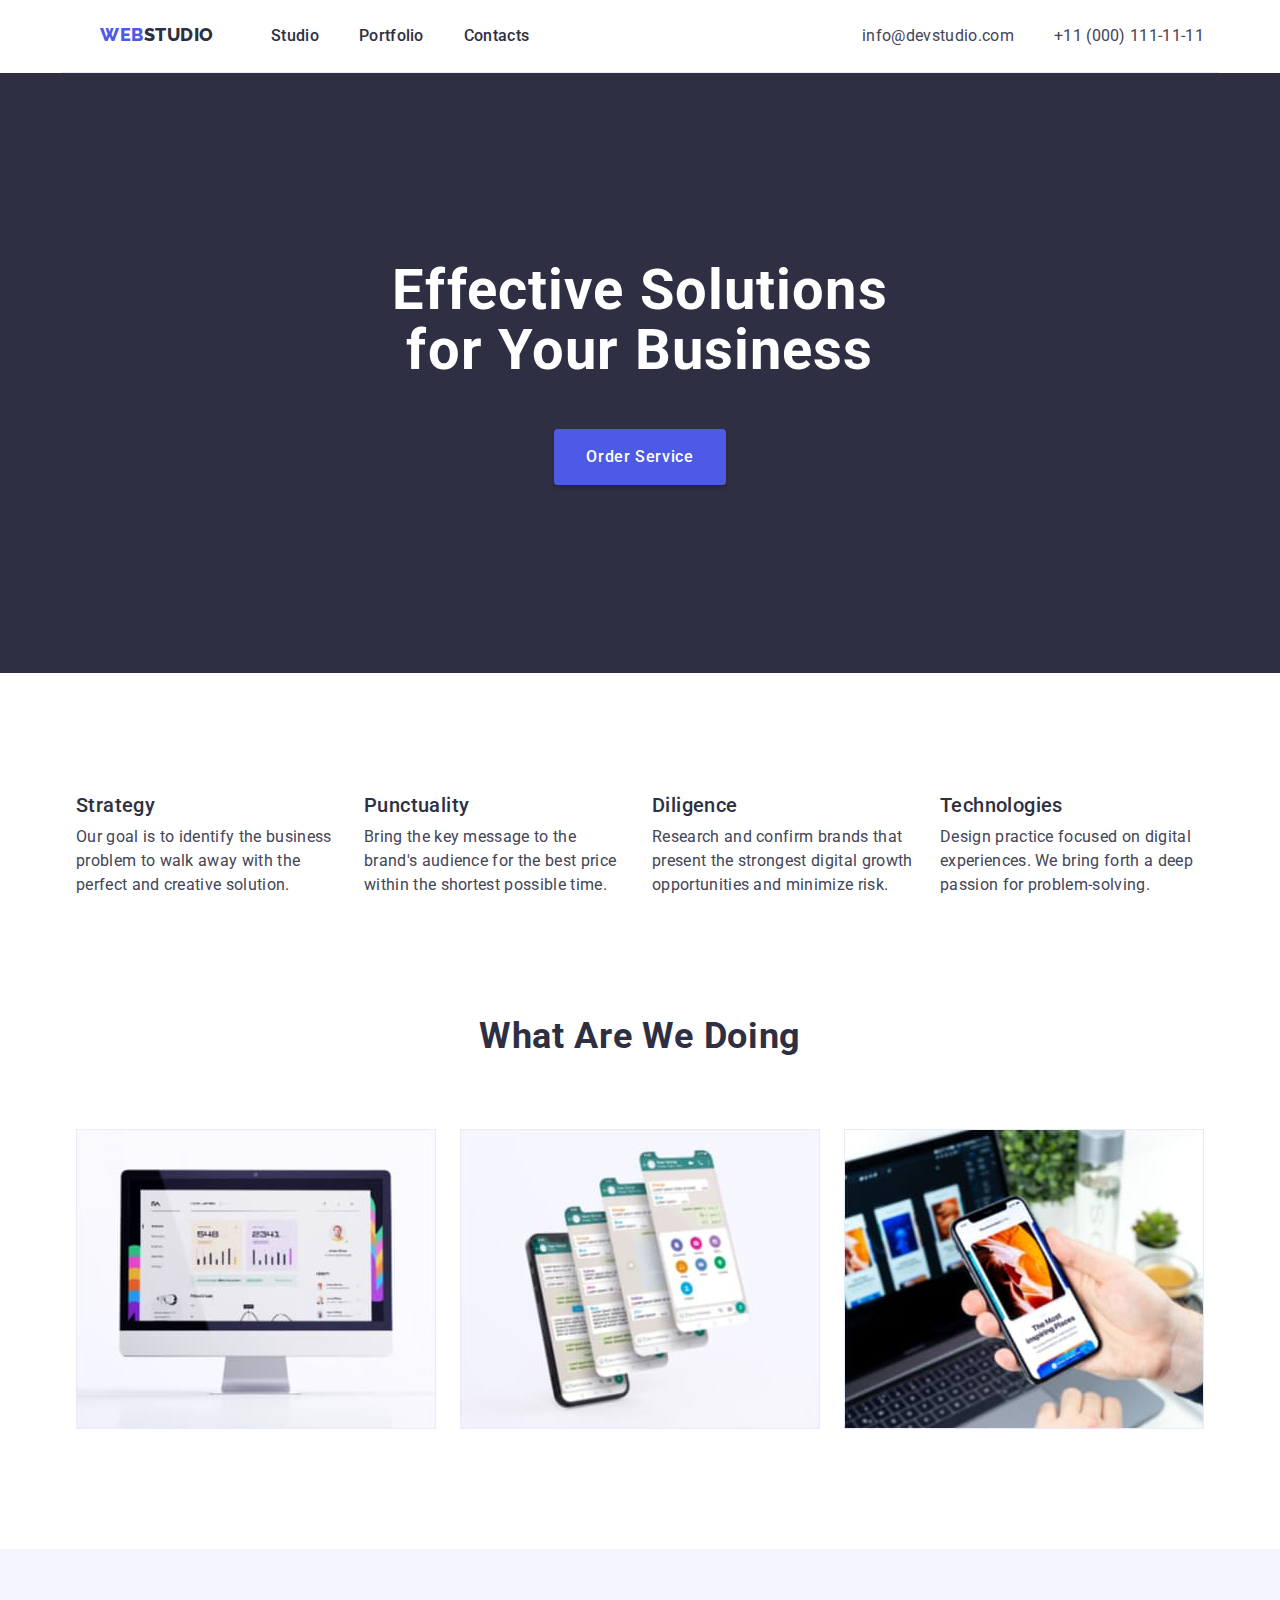
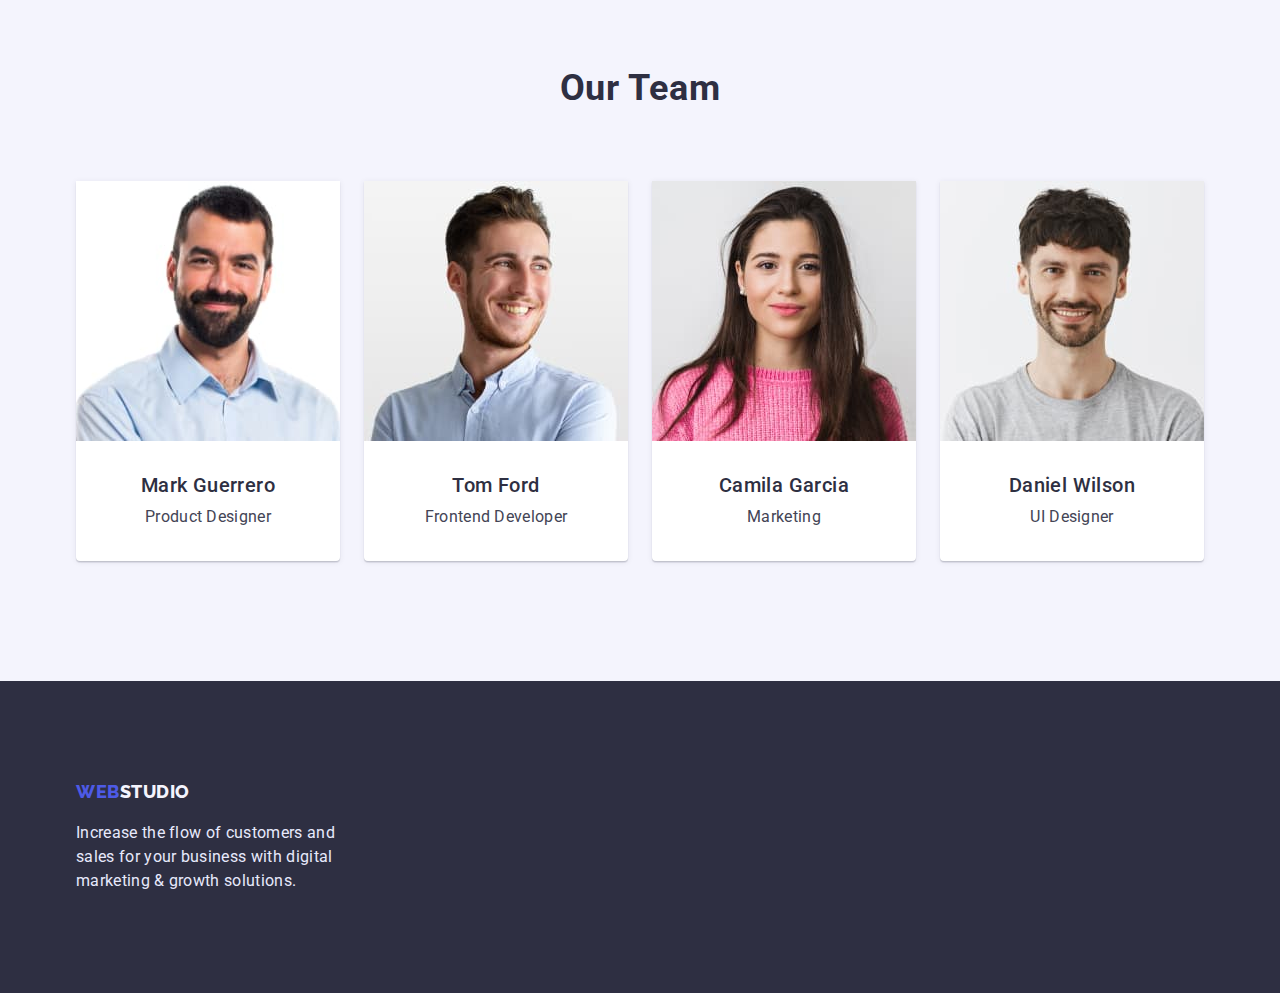
<file: index.html>
<!DOCTYPE html>
<html lang="en">

<head>
    <meta charset="UTF-8">
    <meta http-equiv="X-UA-Compatible" content="IE=edge">
    <meta name="viewport" content="width=device-width, initial-scale=1.0">
    <link rel="stylesheet" href="https://cdn.jsdelivr.net/npm/modern-normalize@1.1.0/modern-normalize.min.css">
    <link rel="stylesheet" href="./css/styles.css">
    <link rel="preconnect" href="https://fonts.googleapis.com">
    <link rel="preconnect" href="https://fonts.gstatic.com" crossorigin>
    <link
        href="https://fonts.googleapis.com/css2?family=Raleway:wght@800&family=Roboto:wght@400;500;700;900&display=swap"
        rel="stylesheet">
    <title>Web Studio</title>
</head>

<body>
    <header>
        <div class="container page-header-container">
            <nav class="list page-nav">
                <a class="web link logo" href="./index.html">web<span class="studio">Studio</span></a>
                <ul class="list menu-list">
                    <li class="menu-link-item"><a class="menu-link link" href="./index.html">Studio</a></li>
                    <li class="menu-link-item"><a class="menu-link link" href="./portfolio.html">Portfolio</a></li>
                    <li class="menu-link-item"><a class="menu-link link" href="">Contacts</a></li>
                </ul>
            </nav>
            <address class="list">
                <ul class="list contacts">
                    <li><a class="adress link " href="mailto:info@devstudio.com">info@devstudio.com</a>
                    </li>
                    <li><a class="adress link " href="tel:+110001111111">+11 (000) 111-11-11</a></li>
                </ul>
            </address>
        </div>
    </header>
    <main>
        <section class="section-one">
            <h1 class="hero">Effective Solutions for Your Business</h1>
            <button class="order-service-button" type="button">Order Service</button>
        </section>

        <section class="section section-two">
            <div class="container">
                <h2 hidden class="hdr-two">what-we-use</h2>
                <ul class="list list-wrap">
                    <li class="list-wrap-item">
                        <h3 class="hdr-three">Strategy</h3>
                        <p class="description">Our goal is to identify the business
                            problem to walk away with the perfect and creative solution.</p>
                    </li>
                    <li class="list-wrap-item">
                        <h3 class="hdr-three">Punctuality</h3>
                        <p class="description">Bring the key message to the brand's audience for the best price within
                            the
                            shortest possible
                            time.
                        </p>
                    </li>
                    <li class="list-wrap-item">
                        <h3 class="hdr-three">Diligence</h3>
                        <p class="description">Research and confirm brands that present the strongest digital growth
                            opportunities and minimize
                            risk.</p>
                    </li>
                    <li class="list-wrap-item">
                        <h3 class="hdr-three">Technologies</h3>
                        <p class="description"> Design practice focused on digital experiences. We bring forth a deep
                            passion for
                            problem-solving.
                        </p>
                    </li>
                </ul>
            </div>
        </section>
        <section class="section section-three">
            <div class="container container-wrap">
                <h2 class="hdr-two">What are we doing</h2>
                <ul class="list section-three-list">
                    <li class="wwd-item"><img src="./images/section1/img1.jpg" alt="computer-application" width="360"
                            height="300"></li>
                    <li class="wwd-item"><img src="./images/section1/img2.jpg" alt="several-applications" width="360"
                            height="300"></li>
                    <li class="wwd-item"><img src="./images/section1/img3.jpg" alt="phone-application" width="360"
                            height="300"></li>
                </ul>
            </div>
        </section>
        <section>
            <div class="section section-four">
                <div class="container">
                    <h2 class="hdr-two section-four-list">Our Team</h2>
                    <ul class="list section-four-list">
                        <li class="card"><img src="./images/emploees/mark_guerrero.jpg" alt="mark_guerrero" width="264"
                                height="260">
                            <div class="card-info">
                                <h3 class="hdr-three">Mark Guerrero</h3>
                                <p class="description">Product Designer</p>
                            </div>
                        </li>

                        <li class="card"><img src="./images/emploees/tom_ford.jpg" alt="tom_ford" width="264"
                                height="260">
                            <div class="card-info">
                                <h3 class="hdr-three">Tom Ford</h3>
                                <p class="description">Frontend Developer</p>
                            </div>
                        </li>

                        <li class="card"><img src="./images/emploees/camila_garcia.jpg" alt="camila_garcia" width="264"
                                height="260">
                            <div class="card-info">
                                <h3 class="hdr-three">Camila Garcia</h3>
                                <p class="description">Marketing</p>
                            </div>
                        </li>

                        <li class="card"><img src="./images/emploees/daniel_wilson.jpg" alt="daniel_wilson" width="264"
                                height="260">
                            <div class="card-info">
                                <h3 class="hdr-three">Daniel Wilson</h3>
                                <p class="description">UI Designer</p>
                            </div>
                        </li>
                    </ul>
                </div>
            </div>
        </section>
    </main>
    <footer class="footer">
        <div class="container footer-wraper"><a class="footer-web link" href="./index.html">web<span
                    class="footer-studio">Studio</span></a>
            <p class="footer-goal">Increase the flow of customers and sales for your business with digital marketing &
                growth solutions.</p>
        </div>
    </footer>
</body>

</html>
</file>
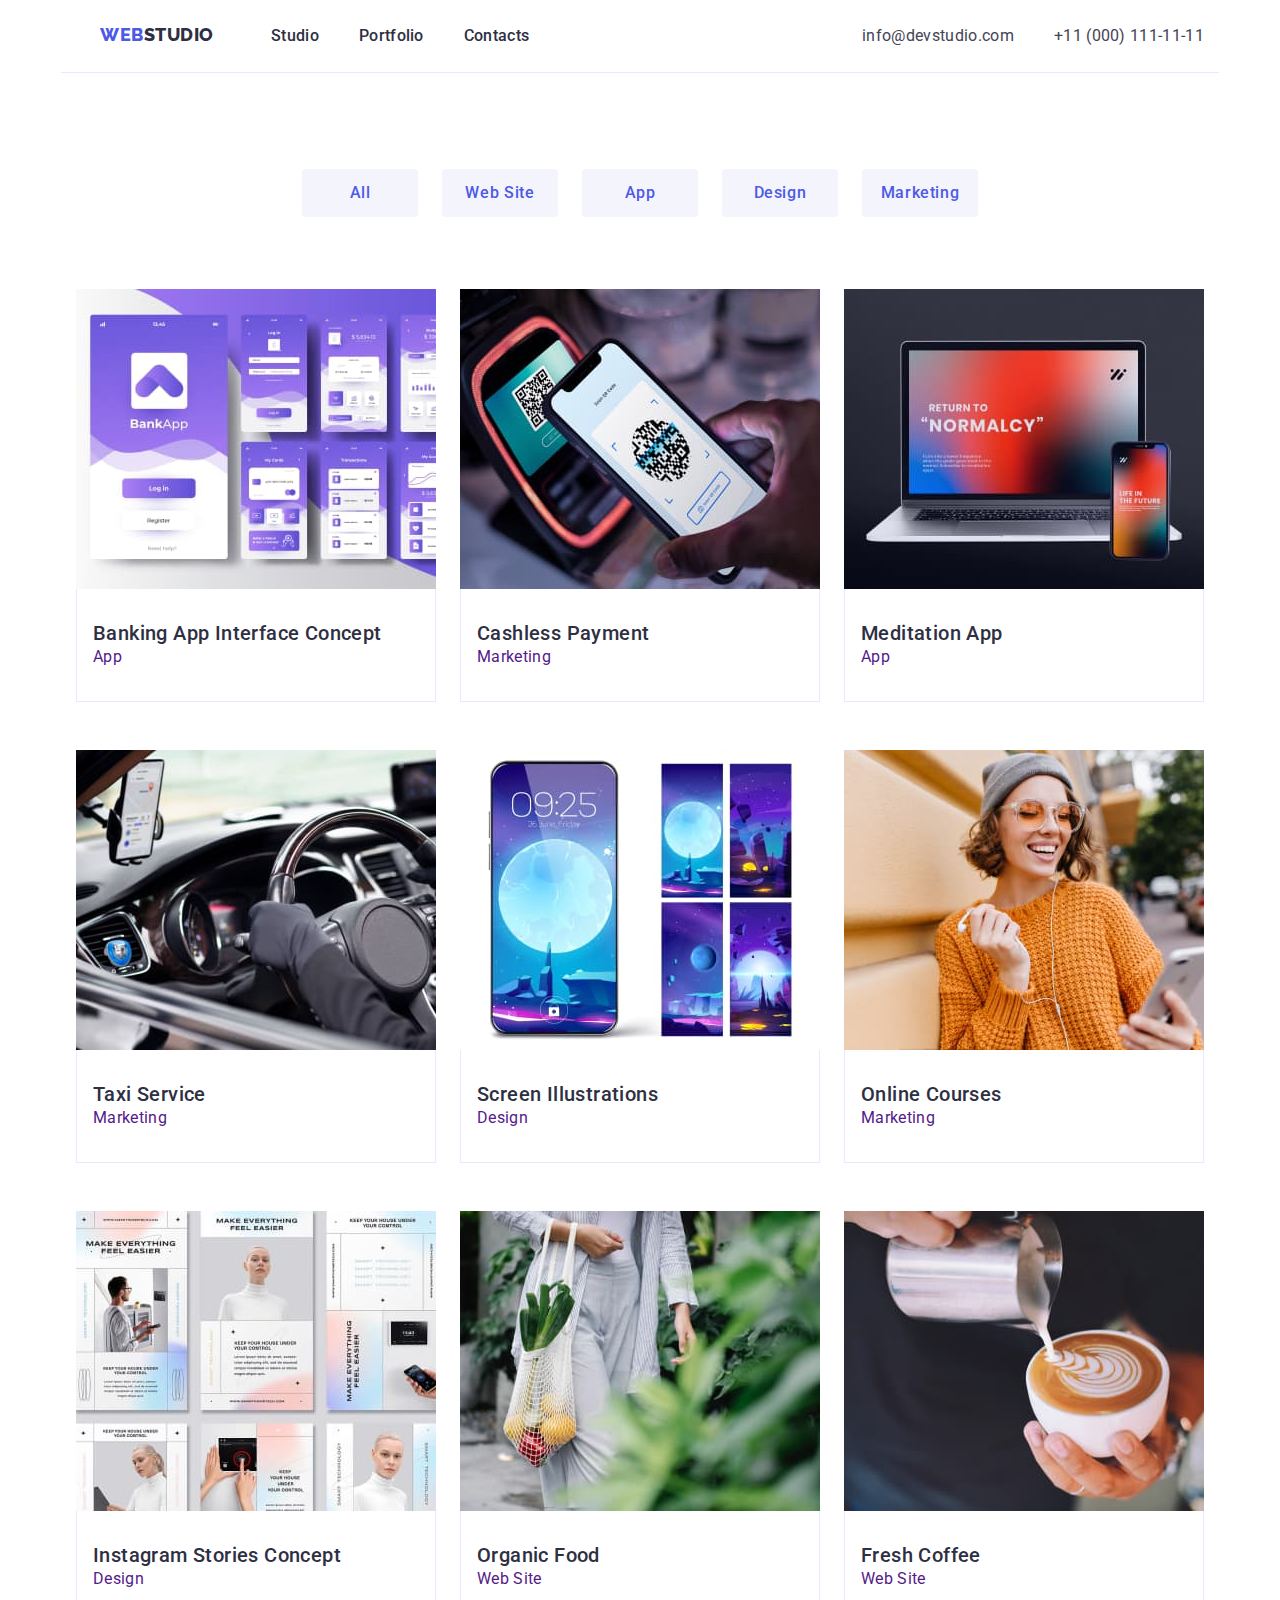
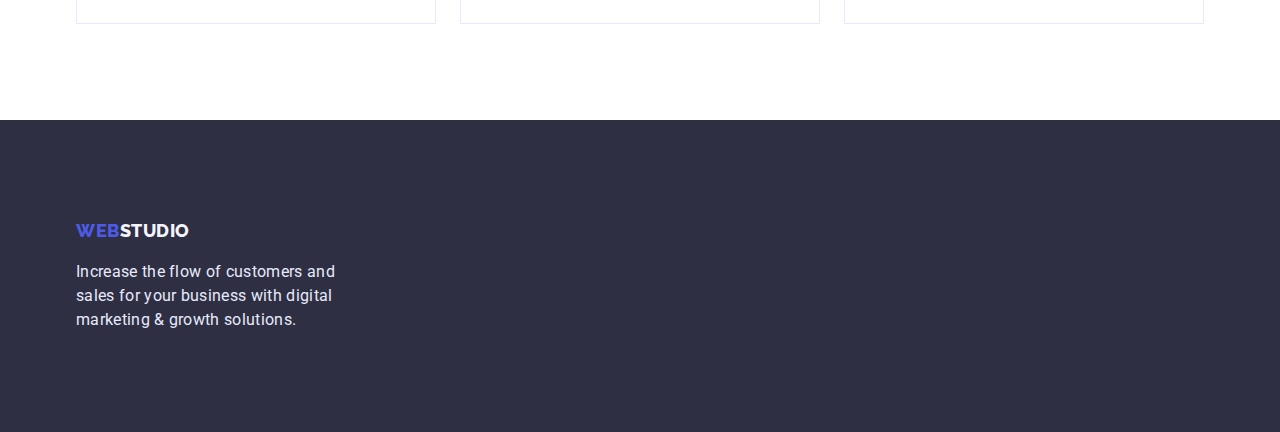
<file: portfolio.html>
<!DOCTYPE html>
<html lang="en">

<head>
    <meta charset="UTF-8">
    <meta http-equiv="X-UA-Compatible" content="IE=edge">
    <meta name="viewport" content="width=device-width, initial-scale=1.0">
    <link rel="stylesheet" href="https://cdn.jsdelivr.net/npm/modern-normalize@1.1.0/modern-normalize.min.css">
    <link rel="stylesheet" href="./css/styles.css">
    <link rel="preconnect" href="https://fonts.googleapis.com">
    <link rel="preconnect" href="https://fonts.gstatic.com" crossorigin>
    <link
        href="https://fonts.googleapis.com/css2?family=Raleway:wght@800&family=Roboto:wght@400;500;700;900&display=swap"
        rel="stylesheet">
    <title>Web Studio</title>
</head>

<body>
    <header>
        <div class="container page-header-container mrg-bottom">
            <nav class="list page-nav">
                <a class="web link logo" href="./index.html">web<span class="studio">Studio</span></a>
                <ul class="list menu-list">
                    <li class="menu-link-item"><a class="menu-link link" href="./index.html">Studio</a></li>
                    <li class="menu-link-item"><a class="menu-link link" href="./portfolio.html">Portfolio</a></li>
                    <li class="menu-link-item"><a class="menu-link link" href="">Contacts</a></li>
                </ul>
            </nav>
            <address class="list">
                <ul class="list contacts">
                    <li class="mail"><a class="adress link " href="mailto:info@devstudio.com">info@devstudio.com</a>
                    </li>
                    <li class="phone"><a class="adress link " href="tel:+110001111111">+11 (000) 111-11-11</a></li>
                </ul>
            </address>
        </div>
    </header>
    <main>
        <section>
            <div class="container mrg-bottom">
                <h1 hidden>Portfolio</h1>
                <ul class="list buttons-list">
                    <li> <button class=" button" type="button">All</button>
                    <li> <button class="button" type="button">Web Site</button>
                    <li> <button class="button" type="button">App</button>
                    <li> <button class="button" type="button">Design</button>
                    <li> <button class="button" type="button">Marketing</button>
                </ul>
                <ul class="list list-container">
                    <li class="card-portfolio"><a class="link" href=""><img src="./images/portfolio/portfolio1.jpg"
                                alt="Banking App Interface" width="360" height="300">
                            <div class="img-info">
                                <h2 class="hdr-two-portfolio">Banking App Interface Concept</h2>
                                <p>App</p>
                            </div>
                        </a>
                    </li>
                    <li class="card-portfolio"><a class="link" href=""><img src="./images/portfolio/portfolio2.jpg"
                                alt="Cashless Payment" width="360" height="300">
                            <div class="img-info">
                                <h2 class="hdr-two-portfolio">Cashless Payment</h2>
                                <p>Marketing</p>
                            </div>
                        </a>
                    </li>
                    <li class="card-portfolio"><a class="link" href=""><img src="./images/portfolio/portfolio3.jpg"
                                alt="Meditation App" width="360" height="300">
                            <div class="img-info">
                                <h2 class="hdr-two-portfolio">Meditation App</h2>
                                <p>App</p>
                            </div>
                        </a>
                    </li>
                    <li class="card-portfolio"><a class="link" href=""><img src="./images/portfolio/portfolio4.jpg"
                                alt="Taxi Service" width="360" height="300">
                            <div class="img-info">
                                <h2 class="hdr-two-portfolio">Taxi Service</h2>
                                <p>Marketing</p>
                            </div>
                        </a>
                    </li>
                    <li class="card-portfolio"><a class="link" href=""><img src="./images/portfolio/portfolio5.jpg"
                                alt="Screen Illustrations" width="360" height="300">
                            <div class="img-info">
                                <h2 class="hdr-two-portfolio">Screen Illustrations</h2>
                                <p>Design</p>
                            </div>
                        </a>
                    </li>
                    <li class="card-portfolio"><a class="link" href=""><img src="./images/portfolio/portfolio6.jpg"
                                alt="Online Courses" width="360" height="300">
                            <div class="img-info">
                                <h2 class="hdr-two-portfolio">Online Courses</h2>
                                <p>Marketing</p>
                            </div>
                        </a>
                    </li>
                    <li class="card-portfolio"><a class="link" href=""><img src="./images/portfolio/portfolio7.jpg"
                                alt="Instagram Stories Concept" width="360" height="300">
                            <div class="img-info">
                                <h2 class="hdr-two-portfolio">Instagram Stories Concept</h2>
                                <p>Design</p>
                            </div>
                        </a>
                    </li>
                    <li class="card-portfolio"><a class="link" href=""><img src="./images/portfolio/portfolio8.jpg"
                                alt="Organic Food" width="360" height="300">
                            <div class="img-info">
                                <h2 class="hdr-two-portfolio">Organic Food</h2>
                                <p>Web Site</p>
                            </div>
                        </a>
                    </li>
                    <li class="card-portfolio"><a class="link" href=""><img src="./images/portfolio/portfolio9.jpg"
                                alt="Fresh Coffee" width="360" height="300">
                            <div class="img-info">
                                <h2 class="hdr-two-portfolio">Fresh Coffee</h2>
                                <p>Web Site</p>
                            </div>
                        </a>
                    </li>
                </ul>
            </div>
        </section>
    </main>
    <footer class="section footer">
        <div class="container footer-wraper"><a class="footer-web link" href="./index.html">web<span
                    class="footer-studio">Studio</span></a>
            <p class="footer-goal">Increase the flow of customers and sales for your business with digital marketing &
                growth solutions.</p>
        </div>
    </footer>
</body>

</html>
</file>
<file: css/styles.css>
:root {
    --Primary-Brand-color-Iris: #4D5AE5;
    --Pressed-state-color-OCEAN: #404BBF;
    --Headings-color-Navyblue: #2E2F42;
    --Body-text-color-SLATE: #434455;
    --white: #FFFFFF;
    --cornflower: #E7E9FC;
    --cloud: #F4F4FD;
}

/* Body */
body {
    font-family: 'Roboto', sans-serif;
    font-size: 16px;
    line-height: 1.5;
    letter-spacing: 0.02em;
    color: var(--Body-text-color-SLATE);
}

/* reset styles */
h1,
h2,
h3,
h4,
h5,
h6,
ul,
p {
    margin: 0;
    padding: 0;
}

button {
    font-family: inherit;
}

img {
    display: block;
    max-width: 100%;
    height: auto;
}

.section {
    padding: 120px 0;
}

.link {
    text-decoration: none;
}

.list {
    list-style: none;
}

.container {
    max-width: 1158px;
    padding: 0 15px;
    margin: 0 auto;
}

.logo {
    display: flex;
}

.page-header-container {
    display: flex;
    align-items: center;
    justify-content: space-between;
    border-bottom: 1px solid var(--cornflower);
}

.page-nav {
    display: flex;
    align-items: center;
}

.menu-list {
    display: flex;
    align-items: center;
}

.menu-link-item:not(:last-child) {
    margin-right: 40px;
}

.mrg-bottom {
    margin-bottom: 96px;
}

/* Header */

.web {
    width: 44px;
    font-family: 'Raleway', sans-serif;
    font-weight: 800;
    font-size: 18px;
    line-height: 1.17;
    letter-spacing: 0.03em;
    text-transform: uppercase;
    color: var(--Primary-Brand-color-Iris);
    margin-right: 147px;
    padding: 24px;
}

.studio {
    width: 71px;
    height: 24px;
    font-family: 'Raleway', sans-serif;
    font-weight: 800;
    font-size: 18px;
    line-height: 1.17;
    letter-spacing: 0.03em;
    text-transform: uppercase;
    color: var(--Headings-color-Navyblue);
}

.menu-link {
    width: 66px;
    height: 24px;
    font-weight: 500;
    font-size: 16px;
    line-height: 1.5;
    letter-spacing: 0.02em;
    color: var(--Headings-color-Navyblue);
}

.menu-link:focus,
.menu-link:hover {
    color: var(--Pressed-state-color-OCEAN);
}

.adress {
    font-size: 16px;
    line-height: 24px;
    letter-spacing: 0.02em;
    color: var(--Body-text-color-SLATE);
    font-style: normal;
}

.adress:hover,
.adress:focus {
    font-style: normal;
    font-size: 16px;
    line-height: 1.5;
    letter-spacing: 0.02em;
    color: var(--Pressed-state-color-OCEAN);
    font-style: normal;
}

.contacts {
    display: flex;
    align-items: center;
    font-style: normal;
    gap: 40px;
}

/* section one */
.section-one {
    background-color: var(--Headings-color-Navyblue);
    padding: 188px 0;
    display: flex;
    flex-direction: column;
    align-items: center;
    gap: 48px;
}

.hero {
    font-size: 56px;
    letter-spacing: 0.02em;
    line-height: 1.07;
    text-align: center;
    color: var(--white);
    max-width: 496px;
}

.order-service-button {
    font-weight: 500;
    font-size: 16px;
    line-height: 1.5;
    letter-spacing: 0.04em;
    min-width: 169px;
    background: var(--Primary-Brand-color-Iris);
    box-shadow: 0px 4px 4px rgba(0, 0, 0, 0.15);
    border-radius: 4px;
    color: var(--white);
    cursor: pointer;
    padding: 16px 32px;
    border: none;
    margin: 0 auto;
    display: block;

}


/* section two */
.section-two {
    padding-bottom: 0;
}

.hdr-two {
    font-size: 36px;
    line-height: 1.11;
    text-align: center;
    letter-spacing: 0.02em;
    text-transform: capitalize;
    color: var(--Headings-color-Navyblue);
    margin-bottom: 72px;
}

.list-wrap {
    display: flex;
    gap: 24px;
}

.list-wrap-item {
    flex-basis: calc((100% - 72px)/4);
}

.hdr-three {
    font-weight: 500;
    font-size: 20px;
    margin-bottom: 8px;
    letter-spacing: 0.02em;
    line-height: 1.2;
    color: var(--Headings-color-Navyblue);
}

.description {
    line-height: 1.5;
    letter-spacing: 0.02em;
    color: var(--Body-text-color-SLATE);

}

/* section three */
.section-three {
    font-size: 36px;
    line-height: 1.11;
    text-align: center;
    letter-spacing: 0.02em;
    text-transform: capitalize;
    color: var(--Headings-color-Navyblue);
}

.container-wrap {
    display: flex;
    flex-direction: column;
    flex-basis: 412px;
}

.section-three-list {
    display: flex;
    gap: 24px;
}

.wwd-item {
    display: flex;
    flex-basis: 412px;
}

/* section-four */
.section-four {
    display: flex;
    flex-direction: column;
    background-color: var(--cloud);
    flex-basis: 732px;
}

.section-four-list {
    display: flex;
    justify-content: center;
    gap: 24px;

}

.card {
    text-align: center;
    background: var(--white);
    box-shadow: 0px 1px 6px rgba(46, 47, 66, 0.08), 0px 1px 1px rgba(46, 47, 66, 0.16), 0px 2px 1px rgba(46, 47, 66, 0.08);
    border-radius: 0px 0px 4px 4px;
    display: block;
    flex-basis: 380px;
}

.card-info {
    padding: 32px 16px;
}


/* footer */
.footer {
    background-color: var(--Headings-color-Navyblue);
    display: block;
    padding: 100px 0;

}

.footer-goal {
    color: var(--cornflower);
    max-width: 264px;
    padding-top: 16px;
}

.footer-wraper {
    display: block;
}

.footer-web {
    font-family: 'Raleway', sans-serif;
    font-style: normal;
    font-weight: 800;
    font-size: 18px;
    line-height: 1.17;
    letter-spacing: 0.03em;
    text-transform: uppercase;
    color: var(--Primary-Brand-color-Iris);
}

.footer-studio {
    width: 71px;
    height: 22px;
    font-family: 'Raleway', sans-serif;
    font-weight: 800;
    font-style: normal;
    font-size: 18px;
    line-height: 1.17;
    align-items: center;
    letter-spacing: 0.03em;
    text-transform: uppercase;
    color: var(--cloud);
}

/* portfolio */
.button {
    width: 116px;
    height: 48px;
    background: var(--cloud);
    border: none;
    border-radius: 4px;
    font-style: normal;
    font-weight: 500;
    font-size: 16px;
    line-height: 1.5;
    color: var(--Primary-Brand-color-Iris);
    cursor: pointer;
    letter-spacing: 0.04em;
}

.button:hover,
.button:focus {
    background: var(--Pressed-state-color-OCEAN);
    box-shadow: 0px 3px 1px rgba(0, 0, 0, 0.1), 0px 2px 1px rgba(0, 0, 0, 0.08), 0px 2px 2px rgba(0, 0, 0, 0.12);
    border-radius: 4px;
    font-style: normal;
    font-weight: 500;
    font-size: 16px;
    line-height: 1.5;
    color: var(--white);
    cursor: pointer;
}

.buttons-list {
    display: flex;
    justify-content: center;
    gap: 24px;
    margin-bottom: 72px;
}

.hdr-two-portfolio {
    font-weight: 500;
    font-size: 20px;
    line-height: 1.2;
    letter-spacing: 0.02em;
    color: var(--Headings-color-Navyblue);
}

.card-portfolio {
    display: flex;
    background: var(--white);
}

.list-container {
    display: flex;
    flex-wrap: wrap;
    gap: 48px 24px;
}

.img-info {
    padding: 32px 16px;
    border-left: 1px solid var(--cornflower);
    border-right: 1px solid var(--cornflower);
    border-bottom: 1px solid var(--cornflower);
}
</file>
